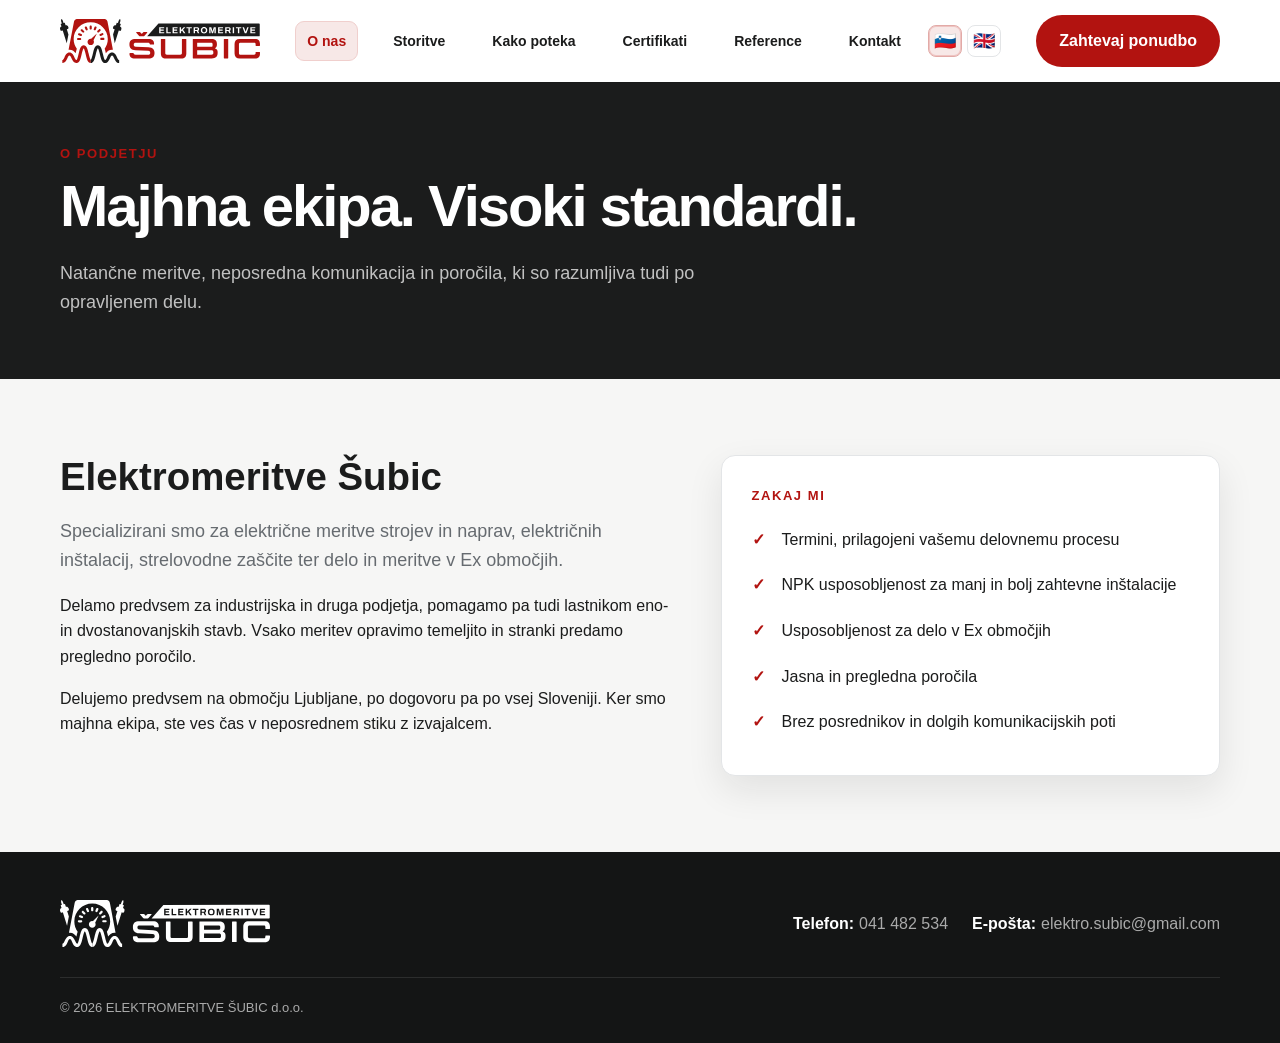
<file: index.html>
<!doctype html><html lang="sl"><head><meta charset="utf-8"><meta name="viewport" content="width=device-width,initial-scale=1"><title>Elektromeritve Šubic | Električne meritve</title><meta name="description" content="Elektromeritve Šubic – električne meritve strojev, inštalacij in strelovodov ter delo v Ex območjih."><link rel="stylesheet" href="assets/style.css"><script defer src="assets/app.js"></script></head><body>
<div class="topbar"><div class="container"><div><a href="tel:+38641482534">041 482 534</a> · <a href="mailto:elektro.subic@gmail.com">elektro.subic@gmail.com</a></div><div class="lang"><button data-lang="sl" onclick="setLang('sl')">SI</button><button data-lang="en" onclick="setLang('en')">EN</button></div></div></div>
<header class="site-header"><div class="container nav-wrap"><a class="logo" href="index.html"><img src="logotip/SVG/Horizontalen/Vektorski%20logotip-barven.svg" alt="Elektromeritve Šubic"></a><nav class="main-nav"><a class="active" href="index.html" data-i18n="nav_about">O nas</a><a href="storitve.html" data-i18n="nav_services">Storitve</a><a href="postopek.html" data-i18n="nav_process">Kako poteka</a><a href="certifikati.html" data-i18n="nav_certs">Certifikati</a><a href="reference.html" data-i18n="nav_refs">Reference</a><a href="kontakt.html" data-i18n="nav_contact">Kontakt</a></nav><div class="nav-actions"><a class="btn" href="kontakt.html#obrazec" data-i18n="quote">Zahtevaj ponudbo</a><button class="hamburger" aria-label="Odpri meni" aria-expanded="false"><span></span><span></span><span></span></button></div></div></header>
<main><section class="page-hero"><div class="container"><span class="eyebrow">O podjetju</span><h1>Majhna ekipa. Visoki standardi.</h1><p>Natančne meritve, neposredna komunikacija in poročila, ki so razumljiva tudi po opravljenem delu.</p></div></section><section class="section"><div class="container two-col"><div><h2>Elektromeritve Šubic</h2><p class="lead">Specializirani smo za električne meritve strojev in naprav, električnih inštalacij, strelovodne zaščite ter delo in meritve v Ex območjih.</p><p>Delamo predvsem za industrijska in druga podjetja, pomagamo pa tudi lastnikom eno- in dvostanovanjskih stavb. Vsako meritev opravimo temeljito in stranki predamo pregledno poročilo.</p><p>Delujemo predvsem na območju Ljubljane, po dogovoru pa po vsej Sloveniji. Ker smo majhna ekipa, ste ves čas v neposrednem stiku z izvajalcem.</p></div><aside class="panel"><span class="eyebrow">Zakaj mi</span><ul class="checklist"><li>Termini, prilagojeni vašemu delovnemu procesu</li><li>NPK usposobljenost za manj in bolj zahtevne inštalacije</li><li>Usposobljenost za delo v Ex območjih</li><li>Jasna in pregledna poročila</li><li>Brez posrednikov in dolgih komunikacijskih poti</li></ul></aside></div></section></main>
<footer><div class="container"><div class="footer-grid"><img class="footer-logo" src="logotip/SVG/Horizontalen/Vektorski%20logotip-bel.svg" alt="Elektromeritve Šubic"><div>041 482 534 · elektro.subic@gmail.com</div></div><div class="copyright">© 2026 ELEKTROMERITVE ŠUBIC d.o.o.</div></div></footer></body></html>
</file>
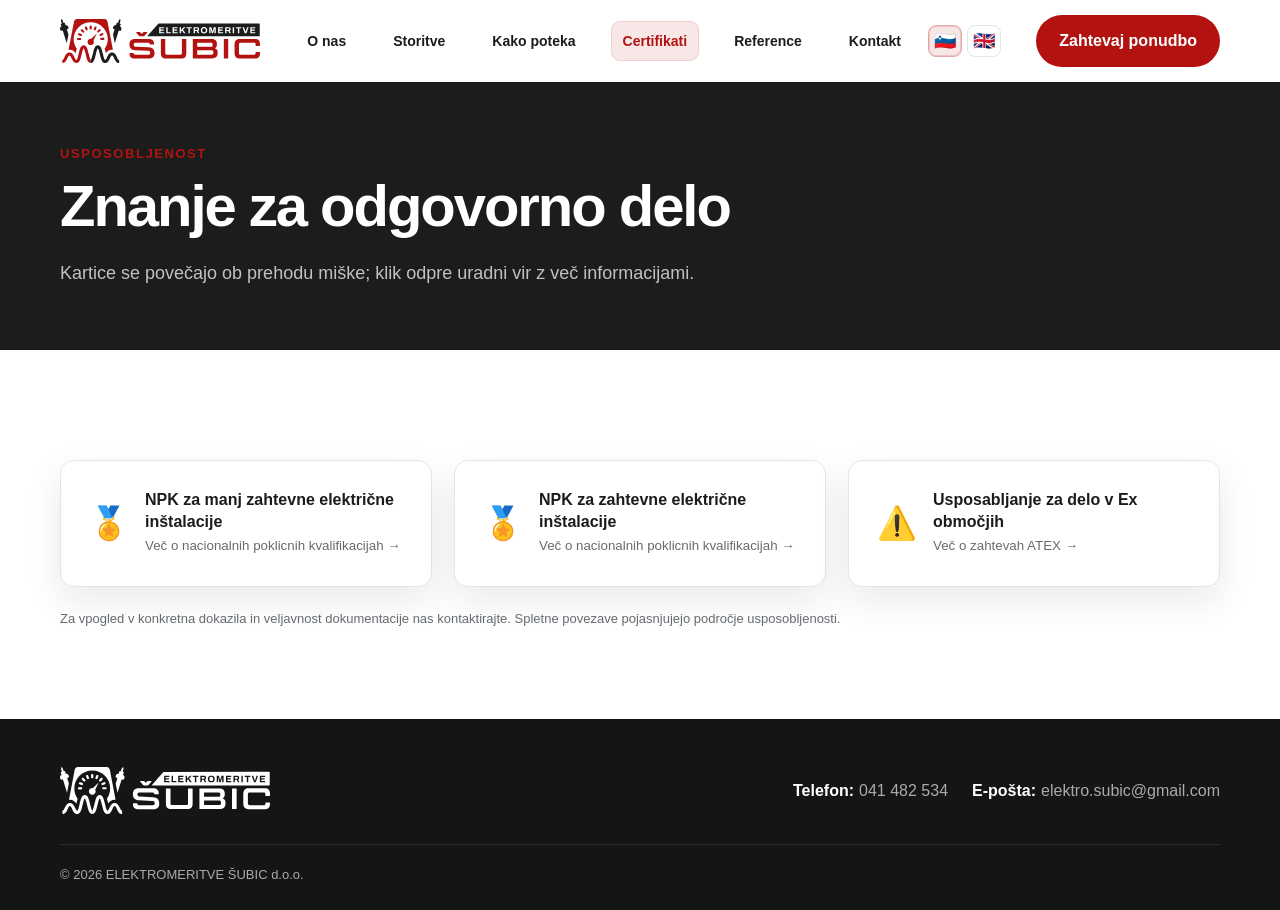
<file: certifikati.html>
<!doctype html><html lang="sl"><head><meta charset="utf-8"><meta name="viewport" content="width=device-width,initial-scale=1"><title>Certifikati | Elektromeritve Šubic</title><link rel="stylesheet" href="assets/style.css"><script defer src="assets/app.js"></script></head><body>
<div class="topbar"><div class="container"><div>041 482 534 · elektro.subic@gmail.com</div><div class="lang"><button data-lang="sl" onclick="setLang('sl')">SI</button><button data-lang="en" onclick="setLang('en')">EN</button></div></div></div><header class="site-header"><div class="container nav-wrap"><a class="logo" href="index.html"><img src="logotip/SVG/Horizontalen/Vektorski%20logotip-barven.svg" alt="Elektromeritve Šubic"></a><nav class="main-nav"><a href="o-nas.html" data-i18n="nav_about">O nas</a><a href="storitve.html" data-i18n="nav_services">Storitve</a><a href="postopek.html" data-i18n="nav_process">Kako poteka</a><a class="active" href="certifikati.html" data-i18n="nav_certs">Certifikati</a><a href="reference.html" data-i18n="nav_refs">Reference</a><a href="kontakt.html" data-i18n="nav_contact">Kontakt</a></nav><div class="nav-actions"><a class="btn" href="kontakt.html#obrazec" data-i18n="quote">Zahtevaj ponudbo</a><button class="hamburger" aria-label="Odpri meni" aria-expanded="false"><span></span><span></span><span></span></button></div></div></header>
<main><section class="page-hero"><div class="container"><span class="eyebrow">Usposobljenost</span><h1>Znanje za odgovorno delo</h1><p>Kartice se povečajo ob prehodu miške; klik odpre uradni vir z več informacijami.</p></div></section><section class="section white"><div class="container"><div class="cert-grid"><a class="cert-card" href="https://npk.si/katalogi/" target="_blank" rel="noopener"><span class="seal">🏅</span><div><strong>NPK za manj zahtevne električne inštalacije</strong><small>Več o nacionalnih poklicnih kvalifikacijah →</small></div></a><a class="cert-card" href="https://npk.si/katalogi/" target="_blank" rel="noopener"><span class="seal">🏅</span><div><strong>NPK za zahtevne električne inštalacije</strong><small>Več o nacionalnih poklicnih kvalifikacijah →</small></div></a><a class="cert-card" href="https://en.wikipedia.org/wiki/ATEX_directive" target="_blank" rel="noopener"><span class="seal">⚠️</span><div><strong>Usposabljanje za delo v Ex območjih</strong><small>Več o zahtevah ATEX →</small></div></a></div><p class="disclaimer">Za vpogled v konkretna dokazila in veljavnost dokumentacije nas kontaktirajte. Spletne povezave pojasnjujejo področje usposobljenosti.</p></div></section></main><section class="cta-band"><div class="container"><h2>Potrebujete dokazila za ponudbo?</h2><a class="btn" href="kontakt.html">Kontaktirajte nas</a></div></section><footer><div class="container"><div class="footer-grid"><img class="footer-logo" src="logotip/SVG/Horizontalen/Vektorski%20logotip-bel.svg" alt=""><div>041 482 534 · elektro.subic@gmail.com</div></div><div class="copyright">© 2026 ELEKTROMERITVE ŠUBIC d.o.o.</div></div></footer></body></html>
</file>
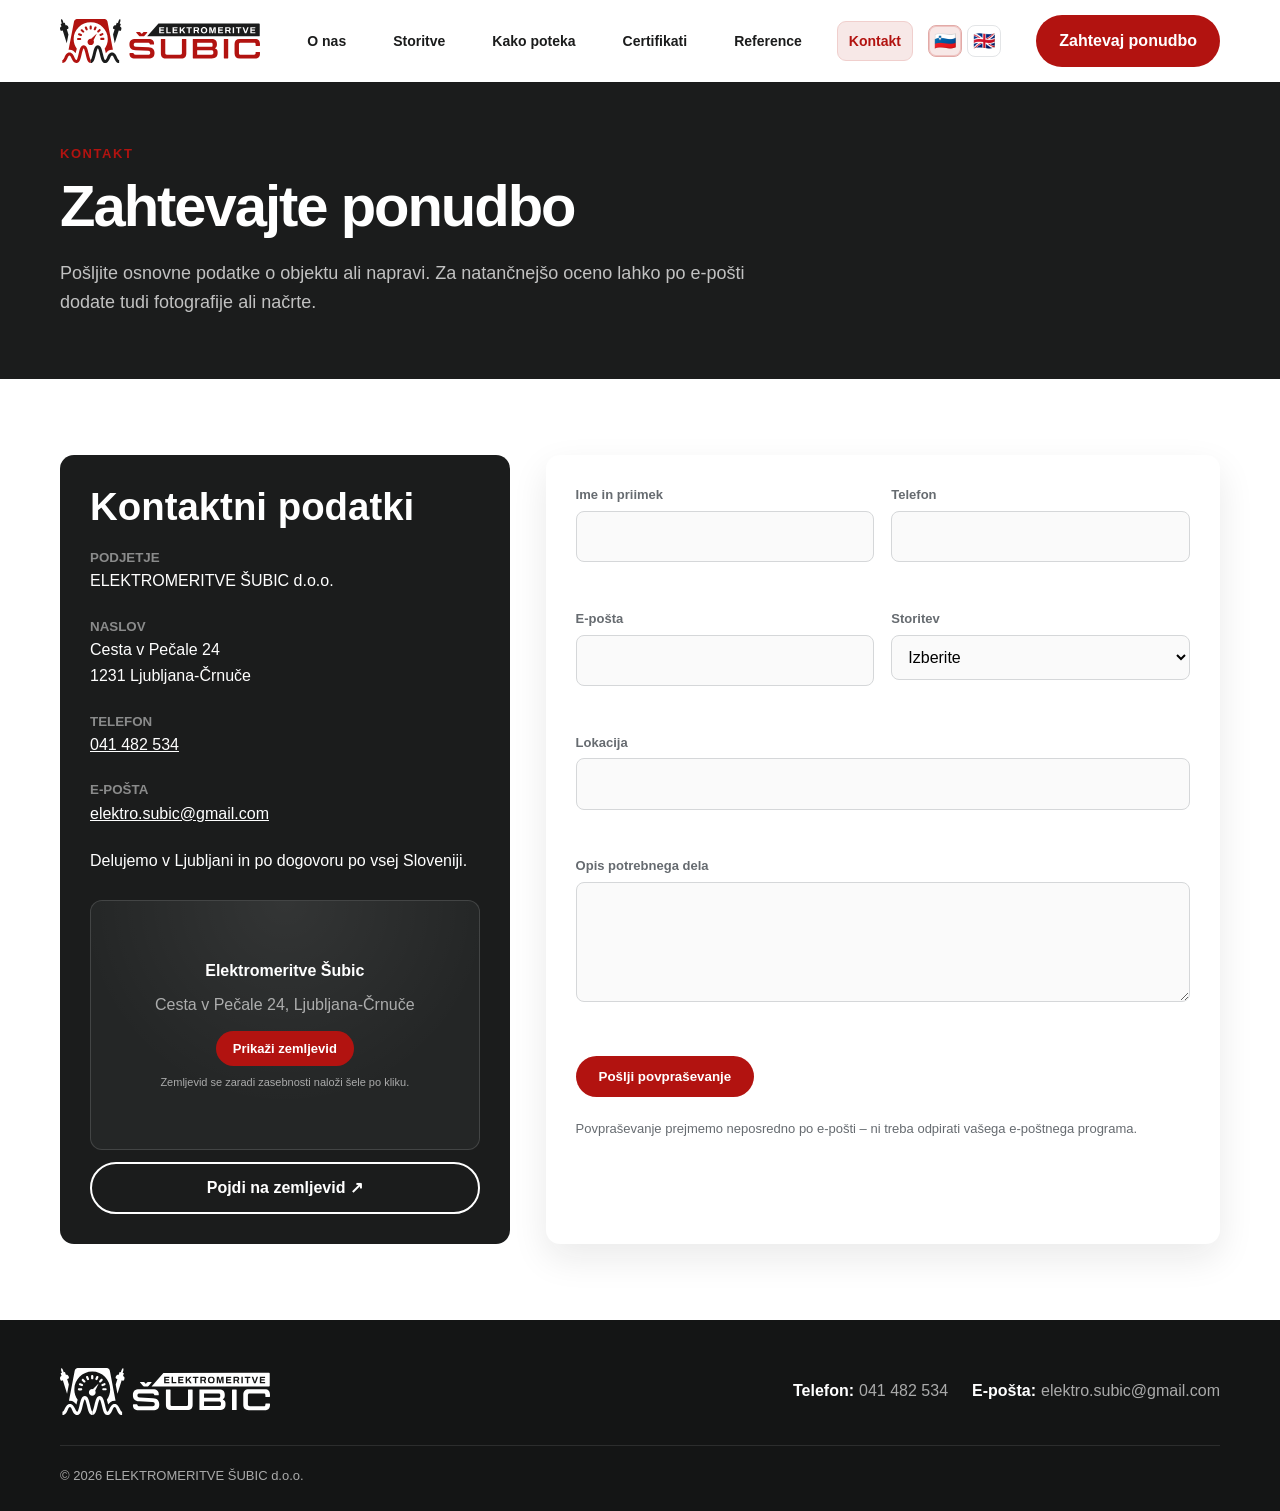
<file: kontakt.html>
<!doctype html><html lang="sl"><head><meta charset="utf-8"><meta name="viewport" content="width=device-width,initial-scale=1"><title>Kontakt | Elektromeritve Šubic</title><link rel="stylesheet" href="assets/style.css"><script defer src="assets/app.js"></script></head><body>
<div class="topbar"><div class="container"><div><a href="tel:+38641482534">041 482 534</a> · <a href="mailto:elektro.subic@gmail.com">elektro.subic@gmail.com</a></div><div class="lang"><button data-lang="sl" onclick="setLang('sl')">SI</button><button data-lang="en" onclick="setLang('en')">EN</button></div></div></div><header class="site-header"><div class="container nav-wrap"><a class="logo" href="index.html"><img src="logotip/SVG/Horizontalen/Vektorski%20logotip-barven.svg" alt="Elektromeritve Šubic"></a><nav class="main-nav"><a href="o-nas.html" data-i18n="nav_about">O nas</a><a href="storitve.html" data-i18n="nav_services">Storitve</a><a href="postopek.html" data-i18n="nav_process">Kako poteka</a><a href="certifikati.html" data-i18n="nav_certs">Certifikati</a><a href="reference.html" data-i18n="nav_refs">Reference</a><a class="active" href="kontakt.html" data-i18n="nav_contact">Kontakt</a></nav><div class="nav-actions"><a class="btn" href="#obrazec" data-i18n="quote">Zahtevaj ponudbo</a><button class="hamburger" aria-label="Odpri meni" aria-expanded="false"><span></span><span></span><span></span></button></div></div></header>
<main><section class="page-hero"><div class="container"><span class="eyebrow">Kontakt</span><h1>Zahtevajte ponudbo</h1><p>Pošljite osnovne podatke o objektu ali napravi. Za natančnejšo oceno lahko po e-pošti dodate tudi fotografije ali načrte.</p></div></section><section class="section white"><div class="container contact-grid"><aside class="contact-card"><h2>Kontaktni podatki</h2><div class="contact-row"><small>Podjetje</small>ELEKTROMERITVE ŠUBIC d.o.o.</div><div class="contact-row"><small>Naslov</small>Cesta v Pečale 24<br>1231 Ljubljana-Črnuče</div><div class="contact-row"><small>Telefon</small><a href="tel:+38641482534">041 482 534</a></div><div class="contact-row"><small>E-pošta</small><a href="mailto:elektro.subic@gmail.com">elektro.subic@gmail.com</a></div><p>Delujemo v Ljubljani in po dogovoru po vsej Sloveniji.</p><div class="contact-map" id="contactMap"><div class="map-placeholder"><strong>Elektromeritve Šubic</strong><span>Cesta v Pečale 24, Ljubljana-Črnuče</span><button class="btn map-load" type="button" onclick="loadContactMap()">Prikaži zemljevid</button><small>Zemljevid se zaradi zasebnosti naloži šele po kliku.</small></div></div><a class="btn ghost map-link" href="https://www.google.com/maps/search/?api=1&amp;query=Cesta+v+Pe%C4%8Dale+24%2C+1231+Ljubljana-%C4%8Crnu%C4%8De" target="_blank" rel="noopener">Pojdi na zemljevid ↗</a></aside>
<form class="quote-form" id="obrazec" action="https://formspree.io/f/xzezbyqy" method="POST"><div><label for="ime">Ime in priimek</label><input id="ime" name="ime" required autocomplete="name"></div><div><label for="telefon">Telefon</label><input id="telefon" name="telefon" type="tel" required autocomplete="tel"></div><div><label for="email">E-pošta</label><input id="email" name="email" type="email" required autocomplete="email"></div><div><label for="storitev">Storitev</label><select id="storitev" name="storitev" required><option value="">Izberite</option><option>Meritve strojev</option><option>Meritve inštalacij</option><option>Strelovodna zaščita</option><option>Ex območja</option><option>Ocena tveganja</option></select></div><div class="full"><label for="lokacija">Lokacija</label><input id="lokacija" name="lokacija"></div><div class="full"><label for="sporocilo">Opis potrebnega dela</label><textarea id="sporocilo" name="sporocilo" required></textarea></div><input type="text" name="_gotcha" style="display:none" tabindex="-1" autocomplete="off"><input type="hidden" name="_subject" value="Novo povpraševanje s spletne strani"><div class="full"><button class="btn" type="submit" id="quoteSubmitBtn">Pošlji povpraševanje</button><p class="disclaimer">Povpraševanje prejmemo neposredno po e-pošti – ni treba odpirati vašega e-poštnega programa.</p><p class="form-status" id="formStatus" role="status" aria-live="polite"></p></div></form></div></section></main><footer><div class="container"><div class="footer-grid"><img class="footer-logo" src="logotip/SVG/Horizontalen/Vektorski%20logotip-bel.svg" alt=""><div>041 482 534 · elektro.subic@gmail.com</div></div><div class="copyright">© 2026 ELEKTROMERITVE ŠUBIC d.o.o.</div></div></footer></body></html>
</file>
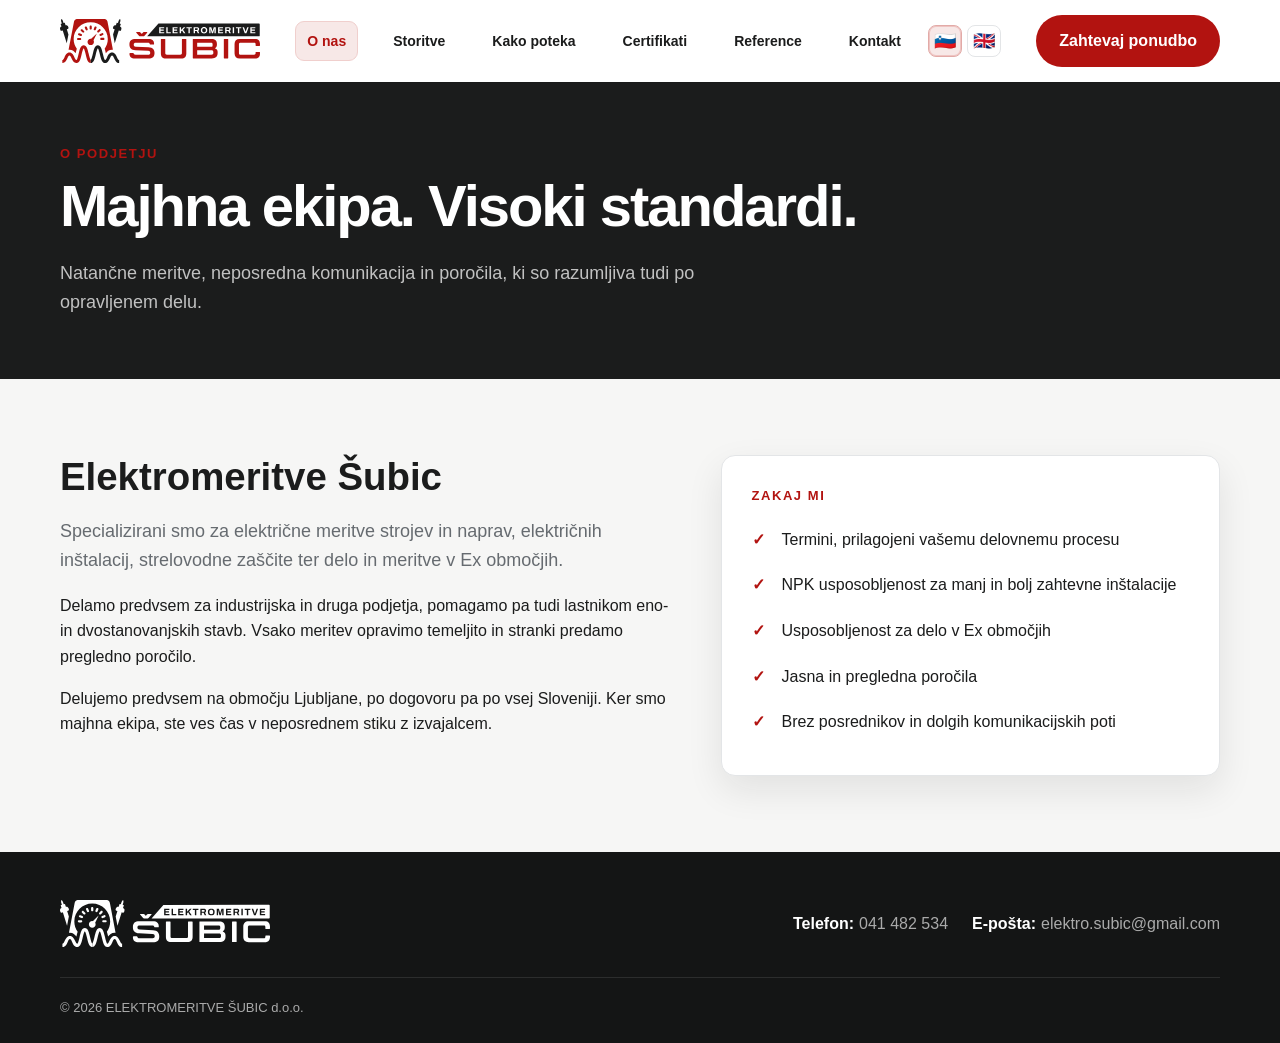
<file: o-nas.html>
<!doctype html><html lang="sl"><head><meta charset="utf-8"><meta name="viewport" content="width=device-width,initial-scale=1"><title>O nas | Elektromeritve Šubic</title><link rel="stylesheet" href="assets/style.css"><script defer src="assets/app.js"></script></head><body>
<div class="topbar"><div class="container"><div><a href="tel:+38641482534">041 482 534</a> · <a href="mailto:elektro.subic@gmail.com">elektro.subic@gmail.com</a></div><div class="lang"><button data-lang="sl" onclick="setLang('sl')">SI</button><button data-lang="en" onclick="setLang('en')">EN</button></div></div></div>
<header class="site-header"><div class="container nav-wrap"><a class="logo" href="index.html"><img src="logotip/SVG/Horizontalen/Vektorski%20logotip-barven.svg" alt="Elektromeritve Šubic"></a><nav class="main-nav"><a class="active" href="o-nas.html" data-i18n="nav_about">O nas</a><a href="storitve.html" data-i18n="nav_services">Storitve</a><a href="postopek.html" data-i18n="nav_process">Kako poteka</a><a href="certifikati.html" data-i18n="nav_certs">Certifikati</a><a href="reference.html" data-i18n="nav_refs">Reference</a><a href="kontakt.html" data-i18n="nav_contact">Kontakt</a></nav><div class="nav-actions"><a class="btn" href="kontakt.html#obrazec" data-i18n="quote">Zahtevaj ponudbo</a><button class="hamburger" aria-label="Odpri meni" aria-expanded="false"><span></span><span></span><span></span></button></div></div></header>
<main><section class="page-hero"><div class="container"><span class="eyebrow">O podjetju</span><h1>Majhna ekipa. Visoki standardi.</h1><p>Natančne meritve, neposredna komunikacija in poročila, ki so razumljiva tudi po opravljenem delu.</p></div></section><section class="section"><div class="container two-col"><div><h2>Elektromeritve Šubic</h2><p class="lead">Specializirani smo za električne meritve strojev in naprav, električnih inštalacij, strelovodne zaščite ter delo in meritve v Ex območjih.</p><p>Delamo predvsem za industrijska in druga podjetja, pomagamo pa tudi lastnikom eno- in dvostanovanjskih stavb. Vsako meritev opravimo temeljito in stranki predamo pregledno poročilo.</p><p>Delujemo predvsem na območju Ljubljane, po dogovoru pa po vsej Sloveniji. Ker smo majhna ekipa, ste ves čas v neposrednem stiku z izvajalcem.</p></div><aside class="panel"><span class="eyebrow">Zakaj mi</span><ul class="checklist"><li>Termini, prilagojeni vašemu delovnemu procesu</li><li>NPK usposobljenost za manj in bolj zahtevne inštalacije</li><li>Usposobljenost za delo v Ex območjih</li><li>Jasna in pregledna poročila</li><li>Brez posrednikov in dolgih komunikacijskih poti</li></ul></aside></div></section></main>
<section class="cta-band"><div class="container"><h2>Spoznajmo vaš projekt.</h2><a class="btn" href="kontakt.html">Stopite v stik</a></div></section><footer><div class="container"><div class="footer-grid"><img class="footer-logo" src="logotip/SVG/Horizontalen/Vektorski%20logotip-bel.svg" alt=""><div>041 482 534 · elektro.subic@gmail.com</div></div><div class="copyright">© 2026 ELEKTROMERITVE ŠUBIC d.o.o.</div></div></footer></body></html>
</file>
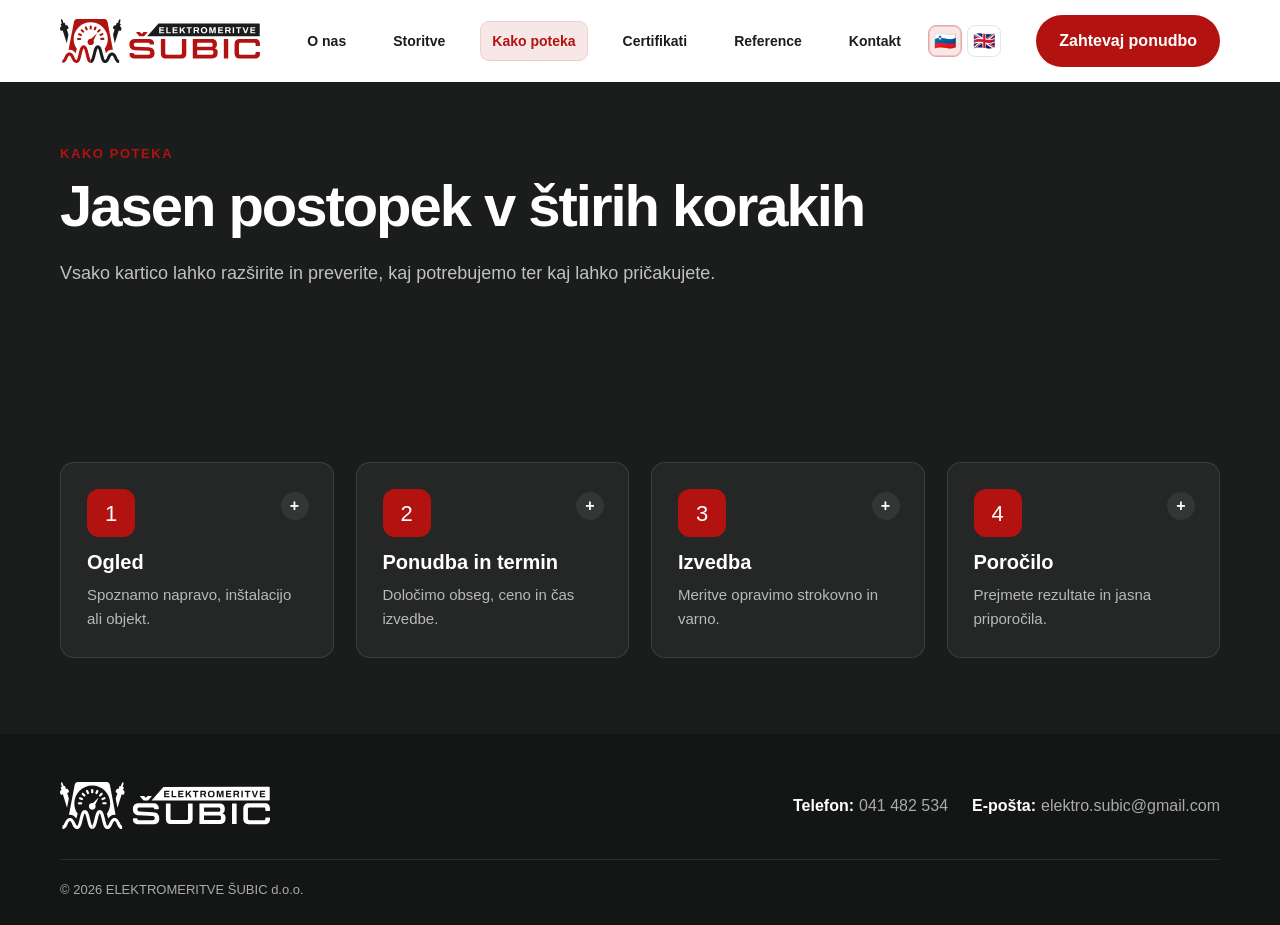
<file: postopek.html>
<!doctype html><html lang="sl"><head><meta charset="utf-8"><meta name="viewport" content="width=device-width,initial-scale=1"><title>Kako poteka | Elektromeritve Šubic</title><link rel="stylesheet" href="assets/style.css"><script defer src="assets/app.js"></script></head><body>
<div class="topbar"><div class="container"><div>041 482 534 · elektro.subic@gmail.com</div><div class="lang"><button data-lang="sl" onclick="setLang('sl')">SI</button><button data-lang="en" onclick="setLang('en')">EN</button></div></div></div><header class="site-header"><div class="container nav-wrap"><a class="logo" href="index.html"><img src="logotip/SVG/Horizontalen/Vektorski%20logotip-barven.svg" alt="Elektromeritve Šubic"></a><nav class="main-nav"><a href="o-nas.html" data-i18n="nav_about">O nas</a><a href="storitve.html" data-i18n="nav_services">Storitve</a><a class="active" href="postopek.html" data-i18n="nav_process">Kako poteka</a><a href="certifikati.html" data-i18n="nav_certs">Certifikati</a><a href="reference.html" data-i18n="nav_refs">Reference</a><a href="kontakt.html" data-i18n="nav_contact">Kontakt</a></nav><div class="nav-actions"><a class="btn" href="kontakt.html#obrazec" data-i18n="quote">Zahtevaj ponudbo</a><button class="hamburger" aria-label="Odpri meni" aria-expanded="false"><span></span><span></span><span></span></button></div></div></header>
<main><section class="page-hero"><div class="container"><span class="eyebrow">Kako poteka</span><h1>Jasen postopek v štirih korakih</h1><p>Vsako kartico lahko razširite in preverite, kaj potrebujemo ter kaj lahko pričakujete.</p></div></section><section class="section dark"><div class="container"><div class="cards process-grid">
<article class="expand-card" tabindex="0" role="button" aria-expanded="false"><span class="chevron">+</span><div class="icon">1</div><h3>Ogled</h3><p class="summary">Spoznamo napravo, inštalacijo ali objekt.</p><div class="details"><div><div class="details-content"><p>Pregledamo dostopnost merilnih mest, obstoječo dokumentacijo in posebnosti delovnega okolja.</p><ul><li>Pošljite lokacijo in kratek opis</li><li>Fotografije pogosto pospešijo pripravo</li><li>Dogovorimo se o morebitni zaustavitvi</li></ul></div></div></div></article>
<article class="expand-card" tabindex="0" role="button" aria-expanded="false"><span class="chevron">+</span><div class="icon">2</div><h3>Ponudba in termin</h3><p class="summary">Določimo obseg, ceno in čas izvedbe.</p><div class="details"><div><div class="details-content"><p>Na podlagi ogleda pripravimo razumljivo ponudbo brez skritih postavk.</p><ul><li>Navedemo vključene meritve</li><li>Uskladimo dostop in kontaktno osebo</li><li>Termin prilagodimo procesu naročnika</li></ul></div></div></div></article>
<article class="expand-card" tabindex="0" role="button" aria-expanded="false"><span class="chevron">+</span><div class="icon">3</div><h3>Izvedba</h3><p class="summary">Meritve opravimo strokovno in varno.</p><div class="details"><div><div class="details-content"><p>Pred začetkom preverimo pogoje in izvedemo dogovorjene meritve z ustrezno opremo.</p><ul><li>Minimalen poseg v vaš proces</li><li>Sprotno obvestilo o kritičnih odstopanjih</li><li>Urejeni merilni rezultati</li></ul></div></div></div></article>
<article class="expand-card" tabindex="0" role="button" aria-expanded="false"><span class="chevron">+</span><div class="icon">4</div><h3>Poročilo</h3><p class="summary">Prejmete rezultate in jasna priporočila.</p><div class="details"><div><div class="details-content"><p>Poročilo vsebuje obseg, rezultate, ugotovitve in po potrebi predloge prednostnih ukrepov.</p><ul><li>Digitalna predaja dokumentacije</li><li>Razlaga ugotovitev</li><li>Dogovor o ponovnem preverjanju</li></ul></div></div></div></article>
</div></div></section></main><section class="cta-band"><div class="container"><h2>Začnimo s kratkim opisom.</h2><a class="btn" href="kontakt.html#obrazec">Pošljite povpraševanje</a></div></section><footer><div class="container"><div class="footer-grid"><img class="footer-logo" src="logotip/SVG/Horizontalen/Vektorski%20logotip-bel.svg" alt=""><div>041 482 534 · elektro.subic@gmail.com</div></div><div class="copyright">© 2026 ELEKTROMERITVE ŠUBIC d.o.o.</div></div></footer></body></html>
</file>
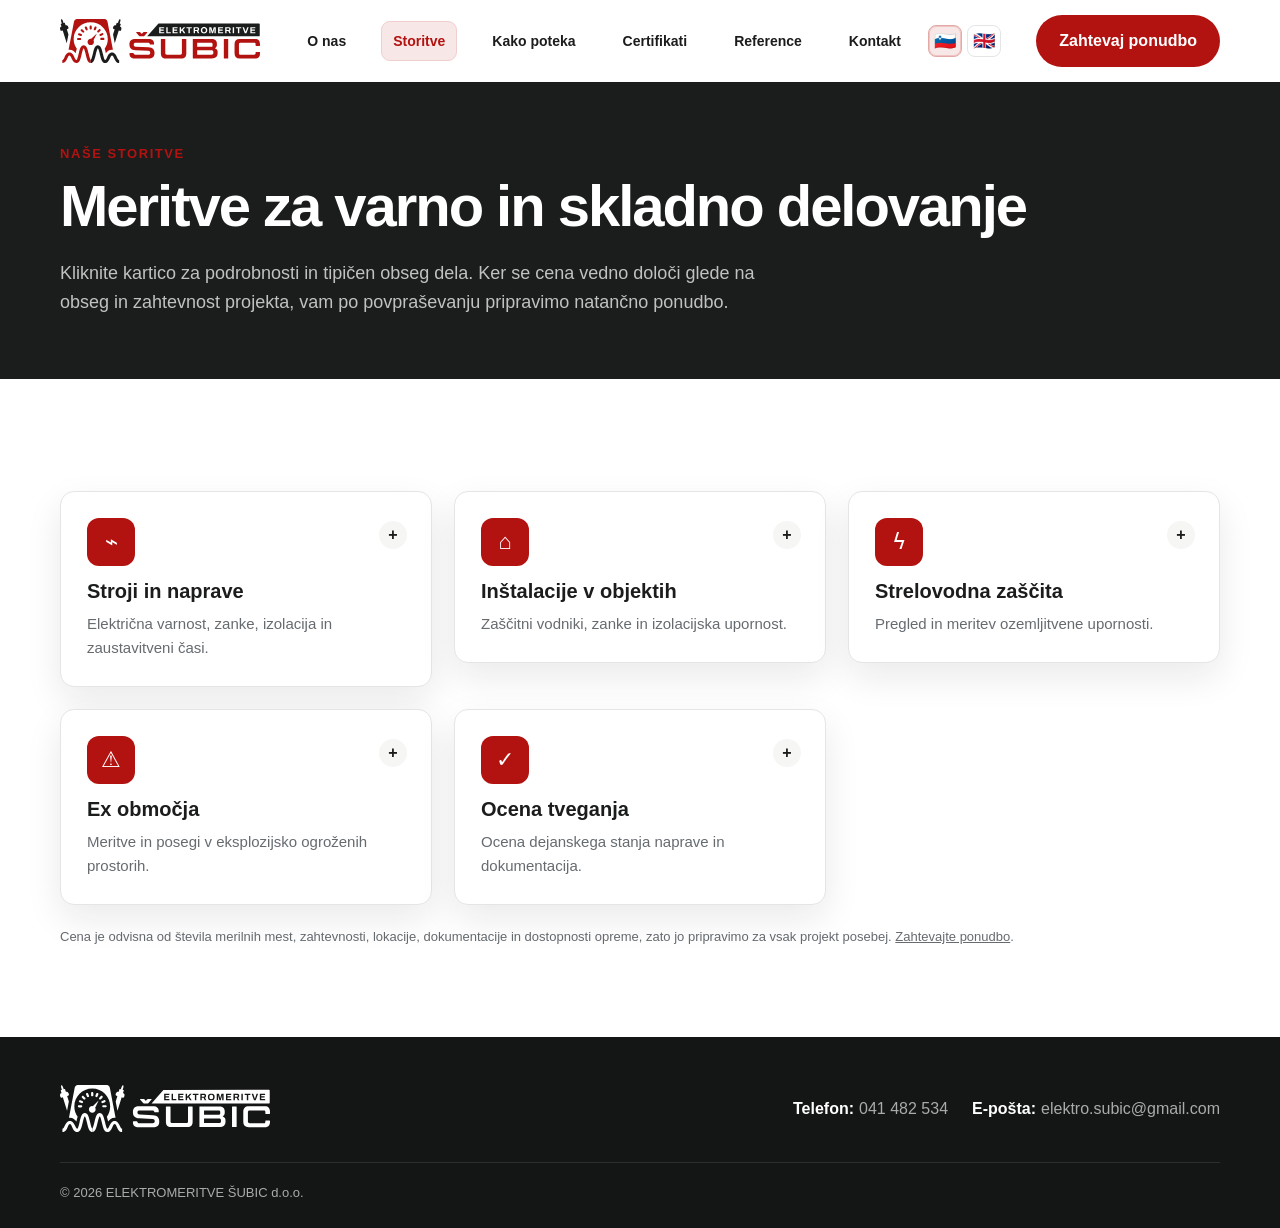
<file: storitve.html>
<!doctype html><html lang="sl"><head><meta charset="utf-8"><meta name="viewport" content="width=device-width,initial-scale=1"><title>Storitve | Elektromeritve Šubic</title><link rel="stylesheet" href="assets/style.css"><script defer src="assets/app.js"></script></head><body>
<div class="topbar"><div class="container"><div><a href="tel:+38641482534">041 482 534</a> · <a href="mailto:elektro.subic@gmail.com">elektro.subic@gmail.com</a></div><div class="lang"><button data-lang="sl" onclick="setLang('sl')">SI</button><button data-lang="en" onclick="setLang('en')">EN</button></div></div></div><header class="site-header"><div class="container nav-wrap"><a class="logo" href="index.html"><img src="logotip/SVG/Horizontalen/Vektorski%20logotip-barven.svg" alt="Elektromeritve Šubic"></a><nav class="main-nav"><a href="o-nas.html" data-i18n="nav_about">O nas</a><a class="active" href="storitve.html" data-i18n="nav_services">Storitve</a><a href="postopek.html" data-i18n="nav_process">Kako poteka</a><a href="certifikati.html" data-i18n="nav_certs">Certifikati</a><a href="reference.html" data-i18n="nav_refs">Reference</a><a href="kontakt.html" data-i18n="nav_contact">Kontakt</a></nav><div class="nav-actions"><a class="btn" href="kontakt.html#obrazec" data-i18n="quote">Zahtevaj ponudbo</a><button class="hamburger" aria-label="Odpri meni" aria-expanded="false"><span></span><span></span><span></span></button></div></div></header>
<main><section class="page-hero"><div class="container"><span class="eyebrow">Naše storitve</span><h1>Meritve za varno in skladno delovanje</h1><p>Kliknite kartico za podrobnosti in tipičen obseg dela. Ker se cena vedno določi glede na obseg in zahtevnost projekta, vam po povpraševanju pripravimo natančno ponudbo.</p></div></section><section class="section white"><div class="container"><div class="cards">
<article class="expand-card" tabindex="0" role="button" aria-expanded="false"><span class="chevron">+</span><div class="icon">⌁</div><h3>Stroji in naprave</h3><p class="summary">Električna varnost, zanke, izolacija in zaustavitveni časi.</p><div class="details"><div><div class="details-content"><p>Merimo izenačitev potencialov, okvarno in kratkostično zanko, izolacijsko upornost, preostalo napetost ter zaustavitvene čase.</p><ul><li>Pregled pred meritvijo</li><li>Merilni zapisnik in poročilo</li><li>Priporočila ob neskladnostih</li></ul></div></div></div></article>
<article class="expand-card" tabindex="0" role="button" aria-expanded="false"><span class="chevron">+</span><div class="icon">⌂</div><h3>Inštalacije v objektih</h3><p class="summary">Zaščitni vodniki, zanke in izolacijska upornost.</p><div class="details"><div><div class="details-content"><p>Za poslovne, proizvodne in stanovanjske objekte izvedemo pregled in meritve ključnih zaščitnih ukrepov.</p><ul><li>Začetne in periodične meritve</li><li>Nadzor pri gradnji</li><li>Pregledno končno poročilo</li></ul></div></div></div></article>
<article class="expand-card" tabindex="0" role="button" aria-expanded="false"><span class="chevron">+</span><div class="icon">ϟ</div><h3>Strelovodna zaščita</h3><p class="summary">Pregled in meritev ozemljitvene upornosti.</p><div class="details"><div><div class="details-content"><p>Stanje sistema preverimo z meritvijo in vizualnim pregledom dostopnih delov strelovoda.</p><ul><li>Meritve z vrivanjem toka</li><li>Pregled spojev in odvodov</li><li>Dokumentiranje rezultatov</li></ul></div></div></div></article>
<article class="expand-card" tabindex="0" role="button" aria-expanded="false"><span class="chevron">+</span><div class="icon">⚠</div><h3>Ex območja</h3><p class="summary">Meritve in posegi v eksplozijsko ogroženih prostorih.</p><div class="details"><div><div class="details-content"><p>Izvajamo meritve potencialov, izolacije in zank, vgradnjo Ex elementov ter posodobitev popisa Ex opreme.</p><ul><li>Usposobljeno izvajanje</li><li>Sledljiv popis opreme</li><li>Dogovor glede zaustavitve procesa</li></ul></div></div></div></article>
<article class="expand-card" tabindex="0" role="button" aria-expanded="false"><span class="chevron">+</span><div class="icon">✓</div><h3>Ocena tveganja</h3><p class="summary">Ocena dejanskega stanja naprave in dokumentacija.</p><div class="details"><div><div class="details-content"><p>Po ogledu naprave opredelimo nevarnosti, ocenimo tveganje in predlagamo ukrepe za njegovo zmanjšanje.</p><ul><li>Ogled in zbiranje podatkov</li><li>Ocena in predlog ukrepov</li><li>Predaja dokumenta naročniku</li></ul></div></div></div></article>
</div><p class="disclaimer">Cena je odvisna od števila merilnih mest, zahtevnosti, lokacije, dokumentacije in dostopnosti opreme, zato jo pripravimo za vsak projekt posebej. <a href="kontakt.html#obrazec">Zahtevajte ponudbo</a>.</p></div></section></main><section class="cta-band"><div class="container"><h2>Želite natančno ponudbo?</h2><a class="btn" href="kontakt.html#obrazec">Opišite obseg del</a></div></section><footer><div class="container"><div class="footer-grid"><img class="footer-logo" src="logotip/SVG/Horizontalen/Vektorski%20logotip-bel.svg" alt=""><div>041 482 534 · elektro.subic@gmail.com</div></div><div class="copyright">© 2026 ELEKTROMERITVE ŠUBIC d.o.o.</div></div></footer></body></html>
</file>
<file: assets/style.css>
:root{--red:#b21310;--red2:#8f0f0d;--ink:#1b1c1c;--muted:#666b70;--line:#e3e5e7;--paper:#f6f6f5;--white:#fff;--radius:14px;--shadow:0 14px 36px rgba(20,20,20,.09)}
*{box-sizing:border-box}html{scroll-behavior:smooth}body{margin:0;min-height:100vh;display:flex;flex-direction:column;font-family:Inter,-apple-system,BlinkMacSystemFont,"Segoe UI",sans-serif;color:var(--ink);background:var(--paper);line-height:1.6}body>main{flex:1 0 auto}body>footer{margin-top:auto}img,svg{max-width:100%}a{color:inherit}.container{width:min(1160px,calc(100% - 40px));margin:auto}.topbar{background:var(--ink);color:#d7d7d7;font-size:13px}.topbar .container{min-height:38px;display:flex;align-items:center;justify-content:space-between;gap:18px}.topbar a{text-decoration:none}.topbar a+a{margin-left:18px}.lang{display:flex;gap:6px}.lang button{border:1px solid #ffffff44;border-radius:999px;background:transparent;color:#ddd;padding:3px 9px;cursor:pointer}.lang button[aria-pressed=true]{background:#ffffff1c;color:#fff}.site-header{position:sticky;top:0;z-index:50;background:#fff;box-shadow:0 1px 0 #00000010}.nav-wrap{height:82px;display:flex;align-items:center;justify-content:space-between;gap:24px}.logo img{display:block;width:200px;height:auto}.main-nav{display:flex;align-items:center;gap:23px}.main-nav a{text-decoration:none;font-size:14px;font-weight:700;white-space:nowrap}.main-nav a:hover,.main-nav a.active{color:var(--red)}.nav-actions{display:flex;align-items:center;gap:12px}.btn{display:inline-flex;justify-content:center;align-items:center;border:2px solid transparent;border-radius:999px;padding:11px 21px;background:var(--red);color:#fff;text-decoration:none;font-weight:800;cursor:pointer;transition:.2s}.btn:hover{background:var(--red2);transform:translateY(-1px)}.btn.ghost{background:transparent;border-color:currentColor}.hamburger{display:none;border:0;background:none;padding:8px;cursor:pointer}.hamburger span{display:block;width:25px;height:2px;margin:5px;background:var(--ink)}
.hero{position:relative;overflow:hidden;background:var(--ink);color:#fff;padding:94px 0}.hero:after{content:"";position:absolute;width:520px;height:520px;border-radius:50%;right:-160px;top:-240px;background:var(--red);opacity:.18}.hero-inner{position:relative;z-index:1;max-width:800px}.eyebrow{display:block;color:var(--red);font-size:13px;font-weight:900;letter-spacing:.12em;text-transform:uppercase;margin-bottom:10px}.hero .eyebrow{color:#ff7973}.hero h1,.page-hero h1{font-size:clamp(36px,5vw,58px);line-height:1.08;margin:0 0 22px;letter-spacing:-.035em}.hero p{font-size:19px;color:#ffffffc7;max-width:720px}.hero-actions{display:flex;gap:12px;flex-wrap:wrap;margin-top:30px}.page-hero{background:var(--ink);color:#fff;padding:62px 0}.page-hero p{max-width:720px;color:#ffffffba;font-size:18px;margin:0}.section{padding:76px 0}.section.white{background:#fff}.section h2{font-size:clamp(29px,3vw,42px);line-height:1.15;margin:0 0 18px}.lead{color:var(--muted);font-size:18px;max-width:760px}.trust{background:#fff;border-bottom:1px solid var(--line)}.trust-grid{display:grid;grid-template-columns:repeat(4,1fr);gap:20px;padding:28px 0}.trust-item{font-weight:750;display:flex;align-items:center;gap:10px}.trust-item b{width:34px;height:34px;border-radius:50%;display:grid;place-items:center;background:#f6e7e6;color:var(--red)}
.two-col{display:grid;grid-template-columns:1.1fr .9fr;gap:50px;align-items:start}.panel{background:#fff;border:1px solid var(--line);border-radius:var(--radius);padding:30px;box-shadow:var(--shadow)}.checklist{list-style:none;padding:0;margin:0}.checklist li{padding:10px 0 10px 30px;position:relative}.checklist li:before{content:"✓";position:absolute;left:0;color:var(--red);font-weight:900}.cards{display:grid;grid-template-columns:repeat(3,1fr);gap:22px;margin-top:36px}.expand-card{position:relative;background:#fff;border:1px solid var(--line);border-radius:var(--radius);padding:26px;box-shadow:var(--shadow);cursor:pointer;transition:transform .2s,border-color .2s}.expand-card:hover{transform:translateY(-3px);border-color:#c9c9c9}.expand-card:focus-visible{outline:3px solid var(--red);outline-offset:3px}.expand-card h3{font-size:20px;line-height:1.3;margin:12px 36px 8px 0}.icon{display:grid;place-items:center;width:48px;height:48px;border-radius:12px;background:var(--red);color:#fff;font-size:22px}.chevron{position:absolute;right:24px;top:29px;width:28px;height:28px;border-radius:50%;background:var(--paper);display:grid;place-items:center;font-weight:900;transition:.2s}.expand-card.open .chevron{transform:rotate(45deg);background:#f5dedd;color:var(--red)}.summary{color:var(--muted);font-size:15px;margin:0}.details{display:grid;grid-template-rows:0fr;transition:grid-template-rows .28s ease}.details>div{overflow:hidden}.expand-card.open .details{grid-template-rows:1fr}.details-content{border-top:1px solid var(--line);margin-top:18px;padding-top:18px}.details-content ul{padding-left:20px}.disclaimer{font-size:13px;color:var(--muted);margin-top:22px}.process-grid{grid-template-columns:repeat(4,1fr)}.dark{background:var(--ink);color:#fff}.dark .expand-card{background:#252626;border-color:#ffffff1c;box-shadow:none}.dark .summary,.dark .disclaimer{color:#ffffffad}.dark .chevron{background:#ffffff12}.dark .details-content{border-color:#ffffff20}.dark h2,.dark h3{color:#fff}
.cert-grid{display:grid;grid-template-columns:repeat(3,1fr);gap:22px;margin-top:34px}.cert-card{display:flex;gap:16px;align-items:center;padding:28px;background:#fff;border:1px solid var(--line);border-radius:var(--radius);text-decoration:none;box-shadow:var(--shadow);transition:transform .22s,box-shadow .22s}.cert-card:hover{transform:scale(1.055);box-shadow:0 20px 44px #0000001c}.cert-card .seal{font-size:32px}.cert-card strong{display:block;line-height:1.35}.cert-card small{color:var(--muted)}.ref-grid{display:grid;grid-template-columns:repeat(3,1fr);gap:24px;margin-top:36px}.project{overflow:hidden;background:#fff;border:1px solid var(--line);border-radius:var(--radius);box-shadow:var(--shadow)}.project img{display:block;width:100%;height:220px;object-fit:cover}.project-body{padding:24px}.tag{display:inline-block;border-radius:999px;background:#f5e4e3;color:var(--red2);padding:4px 10px;font-size:12px;font-weight:850}.project h3{margin:12px 0 8px}.facts{display:flex;gap:16px;flex-wrap:wrap;padding-top:13px;border-top:1px solid var(--line);font-size:13px;color:var(--muted)}
.contact-grid{display:grid;grid-template-columns:.8fr 1.2fr;gap:36px}.contact-card{background:var(--ink);color:#fff;border-radius:var(--radius);padding:30px}.contact-card a{color:#fff}.contact-row{margin-bottom:22px}.contact-row small{display:block;color:#ffffff7d;text-transform:uppercase;font-weight:800}.quote-form{display:grid;grid-template-columns:1fr 1fr;gap:17px;background:#fff;padding:30px;border-radius:var(--radius);box-shadow:var(--shadow)}.full{grid-column:1/-1}label{display:block;font-weight:750;font-size:13px;color:var(--muted);margin-bottom:5px}input,select,textarea{width:100%;padding:12px;border:1px solid #d5d7d9;border-radius:8px;background:#fafafa;font:inherit}textarea{min-height:120px}.cta-band{background:var(--red);color:#fff;padding:42px 0}.cta-band .container{display:flex;justify-content:space-between;align-items:center;gap:20px}.cta-band h2{margin:0}.cta-band .btn{background:#fff;color:var(--red)}footer{background:#141515;color:#ffffffa3;padding:48px 0 24px}.footer-grid{display:flex;justify-content:space-between;gap:30px;flex-wrap:wrap}.footer-logo{width:210px;filter:brightness(0) invert(1)}.footer-links{display:flex;gap:18px;flex-wrap:wrap}.footer-links a{text-decoration:none}.copyright{margin-top:30px;padding-top:20px;border-top:1px solid #ffffff1a;font-size:13px}.back-top{position:fixed;right:18px;bottom:18px;width:44px;height:44px;border:0;border-radius:50%;background:var(--red);color:#fff;font-size:20px;opacity:0;pointer-events:none;transition:.2s}.back-top.show{opacity:1;pointer-events:auto}
.form-status{font-size:13.5px;font-weight:700;margin-top:10px;min-height:1.3em}.form-status.status-success{color:#1a7f37}.form-status.status-error{color:var(--red)}.form-status.status-sending{color:var(--muted)}.quote-form .btn:disabled{opacity:.6;cursor:wait}

/* Keep every grid item at its natural height when a neighboring card grows. */
.cards,.cert-grid,.ref-grid,.trust-grid{align-items:start}

.project{cursor:pointer;transition:transform .2s,box-shadow .2s}.project:hover{transform:translateY(-4px);box-shadow:0 20px 44px #00000018}.project:focus-visible{outline:3px solid var(--red);outline-offset:3px}.project:after{content:"Kliknite za podrobnosti";display:block;padding:0 24px 20px;color:var(--red);font-size:13px;font-weight:800}.modal-backdrop{position:fixed;inset:0;z-index:1000;display:grid;place-items:center;padding:20px;background:#111b;backdrop-filter:blur(3px)}.project-modal{position:relative;width:min(760px,100%);max-height:min(88vh,850px);overflow:auto;background:#fff;border-radius:18px;box-shadow:0 26px 80px #0006}.project-modal img{display:block;width:100%;height:280px;object-fit:cover}.project-modal-content{padding:30px}.project-modal-content .project-body{padding:0}.project-modal-content .facts{margin-bottom:22px}.project-modal-extra{margin-top:24px;padding-top:22px;border-top:1px solid var(--line)}.project-modal-extra h4{font-size:18px;margin:0 0 8px}.project-modal-extra ul{padding-left:20px;margin-bottom:0}.modal-close{position:absolute;z-index:2;right:14px;top:14px;width:42px;height:42px;border:0;border-radius:50%;background:#fff;color:var(--ink);font-size:25px;line-height:1;cursor:pointer;box-shadow:0 5px 18px #0003}.modal-close:hover{background:var(--red);color:#fff}body.modal-open{overflow:hidden}@media(max-width:720px){.project-modal img{height:210px}.project-modal-content{padding:22px}.modal-backdrop{padding:10px}}
.contact-map{height:250px;margin:26px 0 12px;overflow:hidden;border:1px solid #ffffff24;border-radius:12px;background:#242626}.contact-map iframe{display:block;width:100%;height:100%;border:0}.map-placeholder{height:100%;display:flex;flex-direction:column;align-items:center;justify-content:center;gap:8px;padding:22px;text-align:center;background:radial-gradient(circle at 50% 0,#ffffff12,transparent 65%)}.map-placeholder span,.map-placeholder small{color:#ffffff9c}.map-placeholder small{font-size:11px}.map-load{margin-top:6px;padding:8px 15px;font-size:13px}.map-link{width:100%;border-color:#ffffff80;color:#fff}.map-link:hover{border-color:#fff;background:#ffffff12}

/* Navigation links behave as compact interactive cards. */
.main-nav a{padding:8px 11px;border:1px solid transparent;border-radius:9px;transition:transform .18s ease,background .18s ease,border-color .18s ease,box-shadow .18s ease,color .18s ease}
.main-nav a:hover,.main-nav a:focus-visible{transform:translateY(-3px);background:#fff;border-color:var(--line);box-shadow:0 8px 18px #00000014;color:var(--red)}
.main-nav a.active{background:#f7e8e7;border-color:#f0cfcd;color:var(--red)}
.cta-band{display:none}
@media(max-width:1030px){.main-nav a{width:100%}.main-nav a:hover,.main-nav a:focus-visible{transform:translateX(4px)}}

.topbar{display:none}.main-nav .lang{display:flex;gap:5px;margin-left:-8px}.main-nav .lang button{width:34px;height:32px;padding:0;display:grid;place-items:center;border:1px solid var(--line);border-radius:8px;background:#fff;color:var(--ink);font-size:18px;line-height:1;cursor:pointer;transition:transform .18s,background .18s,border-color .18s}.main-nav .lang button:hover,.main-nav .lang button:focus-visible{transform:translateY(-3px);border-color:#c8c8c8;background:var(--paper)}.main-nav .lang button[aria-pressed=true]{border-color:#e2aaa7;background:#f7e8e7;box-shadow:inset 0 0 0 1px #efc4c2}@media(max-width:1030px){.main-nav .lang{margin:7px 0 0}.main-nav .lang button{width:42px}.main-nav .lang button:hover,.main-nav .lang button:focus-visible{transform:translateY(-2px)}}
.footer-contact-details{display:flex;flex-direction:row;align-items:center;gap:24px;flex-wrap:wrap}.footer-contact-details>span{display:inline-flex;align-items:center;gap:5px}.footer-contact-details strong{color:#fff}.footer-contact-details a{color:inherit;text-decoration:none}.footer-contact-details a:hover{color:#fff;text-decoration:underline}
.noninteractive-contact{cursor:text;text-decoration:none!important}.project:after{content:"Kliknite za podrobnosti"}html[lang="en"] .project:after{content:"Select for details"}
@media(max-width:1030px){.hamburger{display:block}.main-nav{display:none;position:absolute;left:0;right:0;top:82px;flex-direction:column;align-items:stretch;gap:6px;padding:20px;background:#fff;box-shadow:0 18px 26px #0002}.main-nav.open{display:flex}.main-nav a{padding:16px 18px}.cards,.ref-grid{grid-template-columns:repeat(2,1fr)}.process-grid{grid-template-columns:repeat(2,1fr)}.cert-grid{grid-template-columns:1fr}.trust-grid{grid-template-columns:repeat(2,1fr)}}
@media(max-width:720px){.container{width:min(100% - 28px,1160px)}.topbar .container{padding:7px 0}.topbar-contacts a:nth-child(2){display:none}.logo img{width:155px}.nav-wrap{height:70px}.main-nav{top:70px}.nav-actions>.btn{display:none}.hero{padding:70px 0}.section{padding:54px 0}.two-col,.contact-grid,.quote-form{grid-template-columns:1fr}.cards,.ref-grid,.process-grid{grid-template-columns:1fr}.trust-grid{grid-template-columns:1fr}.full{grid-column:auto}.cta-band .container{align-items:flex-start;flex-direction:column}.project img{height:205px}}
@media(prefers-reduced-motion:reduce){*{scroll-behavior:auto!important;transition:none!important}.cert-card:hover,.expand-card:hover,.btn:hover{transform:none}}
</file>
